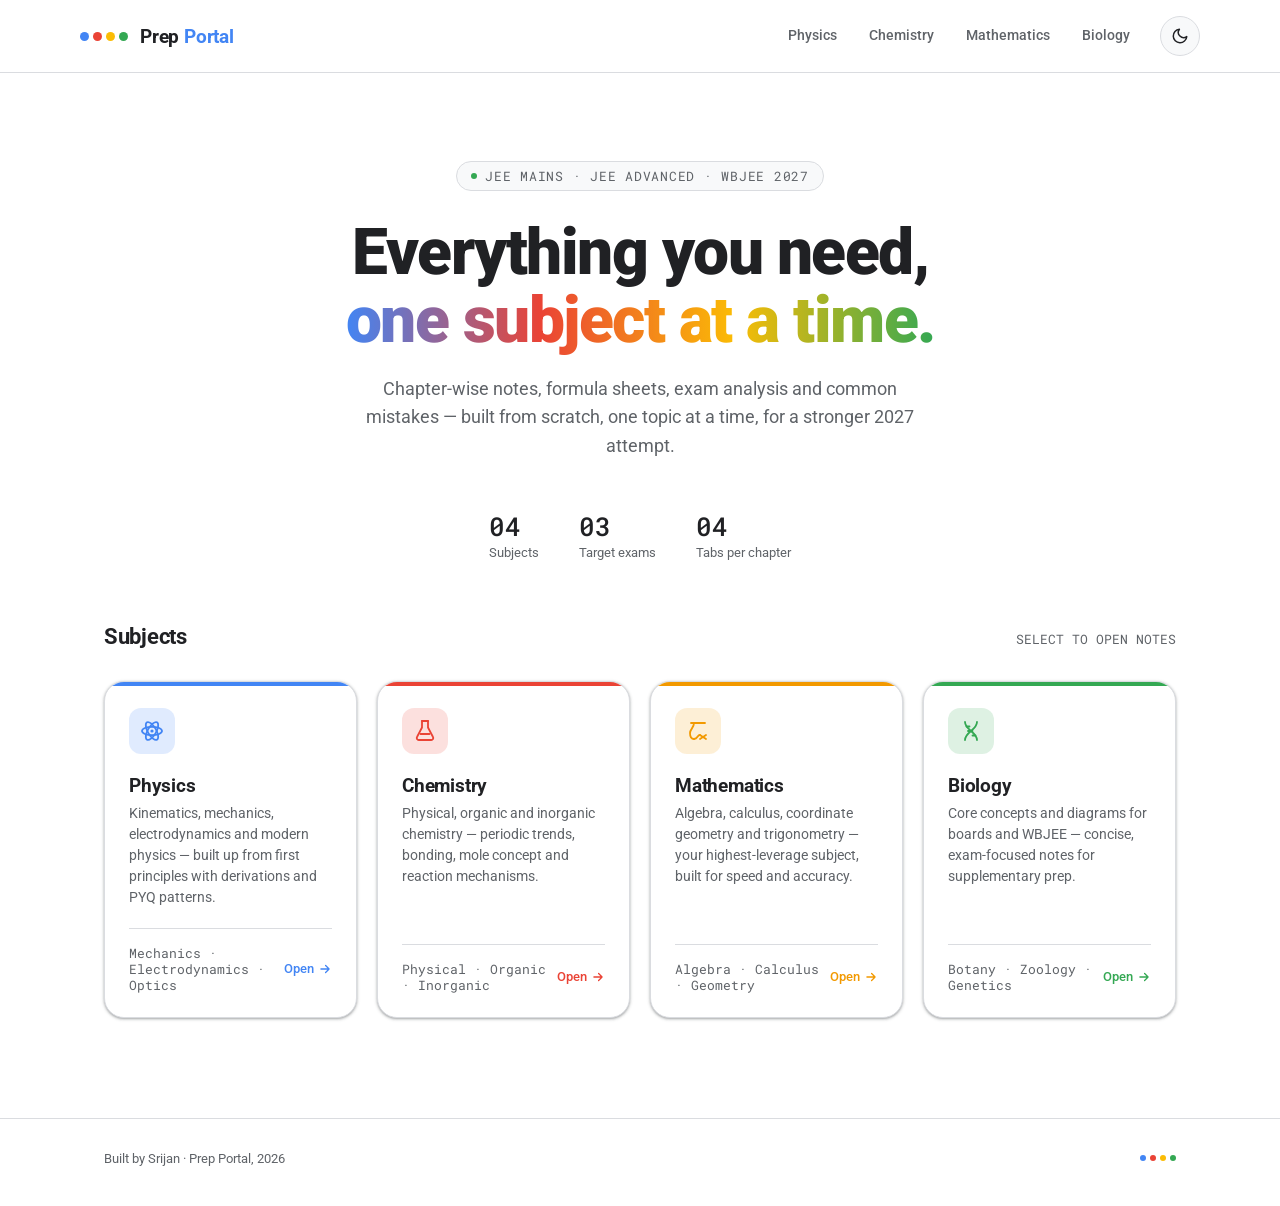
<file: index.html>
<!DOCTYPE html>
<html lang="en">
<head>
<meta charset="UTF-8">
<meta name="viewport" content="width=device-width, initial-scale=1.0">
<title>Prep Portal — JEE &amp; WBJEE 2027</title>
<meta name="description" content="Structured Physics, Chemistry, Mathematics and Biology notes for JEE Mains, JEE Advanced and WBJEE 2027.">
<link rel="preconnect" href="https://fonts.googleapis.com">
<link rel="preconnect" href="https://fonts.gstatic.com" crossorigin>
<link href="https://fonts.googleapis.com/css2?family=Roboto:wght@400;500;700;900&family=Roboto+Mono:wght@400;500&display=swap" rel="stylesheet">
<style>
  :root{
    --blue:#4285F4;   --blue-dim:#1a73e8;
    --red:#EA4335;    --red-dim:#d33426;
    --yellow:#FBBC05; --yellow-dim:#f29900;
    --green:#34A853;  --green-dim:#1e8e3e;

    --bg:#FFFFFF;
    --surface:#F8F9FA;
    --surface-raised:#FFFFFF;
    --text:#202124;
    --text-muted:#5F6368;
    --border:#DADCE0;
    --shadow-1:0 1px 2px 0 rgba(60,64,67,.30), 0 1px 3px 1px rgba(60,64,67,.15);
    --shadow-2:0 1px 3px 0 rgba(60,64,67,.30), 0 4px 8px 3px rgba(60,64,67,.15);
    --radius-lg:20px;
    --radius-md:12px;
  }

  [data-theme="dark"]{
    --bg:#131314;
    --surface:#1E1F20;
    --surface-raised:#232426;
    --text:#E8EAED;
    --text-muted:#9AA0A6;
    --border:#3C4043;
    --shadow-1:0 1px 2px 0 rgba(0,0,0,.55), 0 1px 3px 1px rgba(0,0,0,.35);
    --shadow-2:0 1px 3px 0 rgba(0,0,0,.55), 0 4px 8px 3px rgba(0,0,0,.35);
  }

  *{ box-sizing:border-box; }
  html{ scroll-behavior:smooth; }

  body{
    margin:0;
    font-family:'Roboto', -apple-system, BlinkMacSystemFont, sans-serif;
    background:var(--bg);
    color:var(--text);
    transition:background .25s ease, color .25s ease;
    -webkit-font-smoothing:antialiased;
  }

  a{ color:inherit; text-decoration:none; }
  .mono{ font-family:'Roboto Mono', monospace; }

  /* ---------- Layout shell ---------- */
  .wrap{
    max-width:1120px;
    margin:0 auto;
    padding:0 24px;
  }

  /* ---------- Header ---------- */
  header{
    position:sticky; top:0; z-index:50;
    background:color-mix(in srgb, var(--bg) 88%, transparent);
    backdrop-filter:blur(10px);
    border-bottom:1px solid var(--border);
  }
  .header-inner{
    display:flex; align-items:center; justify-content:space-between;
    padding:16px 0;
  }
  .brand{ display:flex; align-items:center; gap:12px; }
  .brand-dots{ display:flex; gap:4px; }
  .brand-dots span{
    width:9px; height:9px; border-radius:50%;
    display:inline-block;
    animation:bounce 1.4s ease-in-out infinite;
  }
  .brand-dots span:nth-child(1){ background:var(--blue);   animation-delay:0s; }
  .brand-dots span:nth-child(2){ background:var(--red);    animation-delay:.12s; }
  .brand-dots span:nth-child(3){ background:var(--yellow); animation-delay:.24s; }
  .brand-dots span:nth-child(4){ background:var(--green);  animation-delay:.36s; }
  @keyframes bounce{
    0%,60%,100%{ transform:translateY(0); }
    30%{ transform:translateY(-5px); }
  }
  @media (prefers-reduced-motion:reduce){
    .brand-dots span{ animation:none; }
  }
  .brand-name{ font-weight:700; font-size:19px; letter-spacing:-.2px; }
  .brand-name .accent{ color:var(--blue); }

  nav{ display:flex; align-items:center; gap:28px; }
  nav a.navlink{
    font-size:14px; font-weight:500; color:var(--text-muted);
    padding:6px 2px; border-bottom:2px solid transparent;
    transition:color .15s ease, border-color .15s ease;
  }
  nav a.navlink:hover{ color:var(--text); }

  .theme-toggle{
    display:flex; align-items:center; justify-content:center;
    width:40px; height:40px; border-radius:50%;
    border:1px solid var(--border); background:var(--surface);
    cursor:pointer; color:var(--text);
    transition:background .15s ease, transform .15s ease;
  }
  .theme-toggle:hover{ background:var(--surface-raised); }
  .theme-toggle:active{ transform:scale(.92); }
  .theme-toggle svg{ width:18px; height:18px; }
  .theme-toggle .icon-sun{ display:none; }
  [data-theme="dark"] .theme-toggle .icon-moon{ display:none; }
  [data-theme="dark"] .theme-toggle .icon-sun{ display:block; }

  /* ---------- Hero ---------- */
  .hero{
    padding:88px 0 64px;
    text-align:center;
    position:relative;
  }
  .eyebrow{
    display:inline-flex; align-items:center; gap:8px;
    font-family:'Roboto Mono', monospace;
    font-size:12.5px; letter-spacing:.06em; text-transform:uppercase;
    color:var(--text-muted);
    background:var(--surface);
    border:1px solid var(--border);
    padding:6px 14px; border-radius:999px;
    margin-bottom:28px;
  }
  .eyebrow-dot{ width:6px; height:6px; border-radius:50%; background:var(--green); }

  h1.title{
    font-size:clamp(38px, 6vw, 64px);
    line-height:1.06;
    font-weight:900;
    letter-spacing:-1.5px;
    margin:0 0 20px;
  }
  h1.title .grad{
    background:linear-gradient(90deg, var(--blue) 0%, var(--red) 33%, var(--yellow) 66%, var(--green) 100%);
    -webkit-background-clip:text; background-clip:text; color:transparent;
  }

  .subtitle{
    font-size:18px; color:var(--text-muted);
    max-width:560px; margin:0 auto 40px;
    line-height:1.6;
  }

  .stats-row{
    display:flex; justify-content:center; gap:40px;
    flex-wrap:wrap;
    padding-top:8px;
  }
  .stat{ text-align:left; }
  .stat .num{ font-family:'Roboto Mono', monospace; font-size:26px; font-weight:500; }
  .stat .label{ font-size:12.5px; color:var(--text-muted); margin-top:2px; }

  /* ---------- Subjects grid ---------- */
  .section-label{
    display:flex; align-items:baseline; justify-content:space-between;
    margin:0 0 24px;
  }
  .section-label h2{ font-size:22px; font-weight:700; margin:0; letter-spacing:-.3px; }
  .section-label span{ font-size:13px; color:var(--text-muted); font-family:'Roboto Mono', monospace; }

  .subjects{
    display:grid;
    grid-template-columns:repeat(4, 1fr);
    gap:20px;
    padding:8px 0 100px;
  }
  @media (max-width:900px){
    .subjects{ grid-template-columns:repeat(2, 1fr); }
  }
  @media (max-width:560px){
    .subjects{ grid-template-columns:1fr; }
    .stats-row{ gap:28px; }
  }

  .card{
    display:flex; flex-direction:column;
    background:var(--surface-raised);
    border:1px solid var(--border);
    border-radius:var(--radius-lg);
    padding:26px 24px 24px;
    box-shadow:var(--shadow-1);
    position:relative;
    overflow:hidden;
    transition:transform .2s ease, box-shadow .2s ease, border-color .2s ease;
  }
  .card::before{
    content:"";
    position:absolute; top:0; left:0; right:0; height:4px;
    background:var(--accent);
  }
  .card:hover{
    transform:translateY(-4px);
    box-shadow:var(--shadow-2);
    border-color:var(--accent);
  }
  .card:focus-visible{
    outline:2px solid var(--accent);
    outline-offset:3px;
  }

  .card-icon{
    width:46px; height:46px; border-radius:12px;
    display:flex; align-items:center; justify-content:center;
    background:color-mix(in srgb, var(--accent) 16%, transparent);
    color:var(--accent);
    margin-bottom:20px;
  }
  .card-icon svg{ width:24px; height:24px; }

  .card h3{ font-size:19px; margin:0 0 6px; font-weight:700; letter-spacing:-.2px; }
  .card p.desc{ font-size:13.5px; color:var(--text-muted); line-height:1.55; margin:0 0 20px; flex-grow:1; }

  .card-meta{
    display:flex; align-items:center; justify-content:space-between;
    padding-top:16px; border-top:1px solid var(--border);
    font-size:12.5px;
  }
  .card-meta .chapters{ color:var(--text-muted); font-family:'Roboto Mono', monospace; }
  .card-meta .go{
    display:flex; align-items:center; gap:4px;
    color:var(--accent); font-weight:500;
  }
  .card-meta .go svg{ width:14px; height:14px; transition:transform .18s ease; }
  .card:hover .card-meta .go svg{ transform:translateX(3px); }

  .card.physics{ --accent:var(--blue); }
  .card.chemistry{ --accent:var(--red); }
  .card.mathematics{ --accent:var(--yellow-dim); }
  .card.biology{ --accent:var(--green); }

  /* ---------- Footer ---------- */
  footer{
    border-top:1px solid var(--border);
    padding:32px 0 40px;
  }
  .footer-inner{
    display:flex; align-items:center; justify-content:space-between;
    flex-wrap:wrap; gap:12px;
  }
  .footer-inner p{ margin:0; font-size:13px; color:var(--text-muted); }
  .footer-dots{ display:flex; gap:4px; }
  .footer-dots span{ width:6px; height:6px; border-radius:50%; }
  .footer-dots span:nth-child(1){ background:var(--blue); }
  .footer-dots span:nth-child(2){ background:var(--red); }
  .footer-dots span:nth-child(3){ background:var(--yellow); }
  .footer-dots span:nth-child(4){ background:var(--green); }
</style>
</head>
<body>

<header>
  <div class="wrap header-inner">
    <a href="index.html" class="brand" aria-label="Prep Portal home">
      <span class="brand-dots" aria-hidden="true"><span></span><span></span><span></span><span></span></span>
      <span class="brand-name">Prep <span class="accent">Portal</span></span>
    </a>
    <nav>
      <a class="navlink" href="physics/physics.html">Physics</a>
      <a class="navlink" href="chemistry/chemistry.html">Chemistry</a>
      <a class="navlink" href="mathematics/mathematics.html">Mathematics</a>
      <a class="navlink" href="biology/biology.html">Biology</a>
      <button class="theme-toggle" id="themeToggle" aria-label="Toggle dark mode">
        <svg class="icon-moon" viewBox="0 0 24 24" fill="none" stroke="currentColor" stroke-width="2" stroke-linecap="round" stroke-linejoin="round"><path d="M21 12.79A9 9 0 1 1 11.21 3 7 7 0 0 0 21 12.79z"/></svg>
        <svg class="icon-sun" viewBox="0 0 24 24" fill="none" stroke="currentColor" stroke-width="2" stroke-linecap="round" stroke-linejoin="round"><circle cx="12" cy="12" r="4"/><path d="M12 2v2M12 20v2M4.93 4.93l1.41 1.41M17.66 17.66l1.41 1.41M2 12h2M20 12h2M6.34 17.66l-1.41 1.41M19.07 4.93l-1.41 1.41"/></svg>
      </button>
    </nav>
  </div>
</header>

<main>
  <section class="hero wrap">
    <span class="eyebrow"><span class="eyebrow-dot"></span> JEE Mains · JEE Advanced · WBJEE 2027</span>
    <h1 class="title">Everything you need,<br><span class="grad">one subject at a time.</span></h1>
    <p class="subtitle">Chapter-wise notes, formula sheets, exam analysis and common mistakes — built from scratch, one topic at a time, for a stronger 2027 attempt.</p>
    <div class="stats-row">
      <div class="stat"><div class="num">04</div><div class="label">Subjects</div></div>
      <div class="stat"><div class="num">03</div><div class="label">Target exams</div></div>
      <div class="stat"><div class="num">04</div><div class="label">Tabs per chapter</div></div>
    </div>
  </section>

  <section class="wrap">
    <div class="section-label">
      <h2>Subjects</h2>
      <span>SELECT TO OPEN NOTES</span>
    </div>

    <div class="subjects">

      <a class="card physics" href="physics/physics.html">
        <div class="card-icon">
          <svg viewBox="0 0 24 24" fill="none" stroke="currentColor" stroke-width="1.8"><circle cx="12" cy="12" r="1.6" fill="currentColor" stroke="none"/><ellipse cx="12" cy="12" rx="10" ry="4.2"/><ellipse cx="12" cy="12" rx="10" ry="4.2" transform="rotate(60 12 12)"/><ellipse cx="12" cy="12" rx="10" ry="4.2" transform="rotate(120 12 12)"/></svg>
        </div>
        <h3>Physics</h3>
        <p class="desc">Kinematics, mechanics, electrodynamics and modern physics — built up from first principles with derivations and PYQ patterns.</p>
        <div class="card-meta">
          <span class="chapters">Mechanics · Electrodynamics · Optics</span>
          <span class="go">Open <svg viewBox="0 0 24 24" fill="none" stroke="currentColor" stroke-width="2.2" stroke-linecap="round" stroke-linejoin="round"><path d="M5 12h14M13 6l6 6-6 6"/></svg></span>
        </div>
      </a>

      <a class="card chemistry" href="chemistry/chemistry.html">
        <div class="card-icon">
          <svg viewBox="0 0 24 24" fill="none" stroke="currentColor" stroke-width="1.8" stroke-linecap="round" stroke-linejoin="round"><path d="M9 2v6.5L4 18a2 2 0 0 0 1.8 3h12.4a2 2 0 0 0 1.8-3l-5-9.5V2"/><path d="M9 2h6"/><path d="M7.5 15h9"/></svg>
        </div>
        <h3>Chemistry</h3>
        <p class="desc">Physical, organic and inorganic chemistry — periodic trends, bonding, mole concept and reaction mechanisms.</p>
        <div class="card-meta">
          <span class="chapters">Physical · Organic · Inorganic</span>
          <span class="go">Open <svg viewBox="0 0 24 24" fill="none" stroke="currentColor" stroke-width="2.2" stroke-linecap="round" stroke-linejoin="round"><path d="M5 12h14M13 6l6 6-6 6"/></svg></span>
        </div>
      </a>

      <a class="card mathematics" href="mathematics/mathematics.html">
        <div class="card-icon">
          <svg viewBox="0 0 24 24" fill="none" stroke="currentColor" stroke-width="1.8" stroke-linecap="round" stroke-linejoin="round"><path d="M5 4h14"/><path d="M8 4c0 5-4 6-4 10s2 6 4 6"/><path d="M8 20c4 0 3-4 6-4"/><path d="M14 16l6 4"/><path d="M20 16l-6 4"/></svg>
        </div>
        <h3>Mathematics</h3>
        <p class="desc">Algebra, calculus, coordinate geometry and trigonometry — your highest-leverage subject, built for speed and accuracy.</p>
        <div class="card-meta">
          <span class="chapters">Algebra · Calculus · Geometry</span>
          <span class="go">Open <svg viewBox="0 0 24 24" fill="none" stroke="currentColor" stroke-width="2.2" stroke-linecap="round" stroke-linejoin="round"><path d="M5 12h14M13 6l6 6-6 6"/></svg></span>
        </div>
      </a>

      <a class="card biology" href="biology/biology.html">
        <div class="card-icon">
          <svg viewBox="0 0 24 24" fill="none" stroke="currentColor" stroke-width="1.8" stroke-linecap="round" stroke-linejoin="round"><path d="M6 3c0 8 12 10 12 18"/><path d="M18 3c0 8-12 10-12 18"/><path d="M7.5 7.5h3M9 12h4.5M13.5 16.5h3"/></svg>
        </div>
        <h3>Biology</h3>
        <p class="desc">Core concepts and diagrams for boards and WBJEE — concise, exam-focused notes for supplementary prep.</p>
        <div class="card-meta">
          <span class="chapters">Botany · Zoology · Genetics</span>
          <span class="go">Open <svg viewBox="0 0 24 24" fill="none" stroke="currentColor" stroke-width="2.2" stroke-linecap="round" stroke-linejoin="round"><path d="M5 12h14M13 6l6 6-6 6"/></svg></span>
        </div>
      </a>

    </div>
  </section>
</main>

<footer>
  <div class="wrap footer-inner">
    <p>Built by Srijan · Prep Portal, 2026</p>
    <span class="footer-dots" aria-hidden="true"><span></span><span></span><span></span><span></span></span>
  </div>
</footer>

<script>
  (function(){
    var root = document.documentElement;
    var toggle = document.getElementById('themeToggle');
    var saved = localStorage.getItem('prep-portal-theme');
    var prefersDark = window.matchMedia('(prefers-color-scheme: dark)').matches;
    var theme = saved || (prefersDark ? 'dark' : 'light');
    root.setAttribute('data-theme', theme);

    toggle.addEventListener('click', function(){
      var current = root.getAttribute('data-theme');
      var next = current === 'dark' ? 'light' : 'dark';
      root.setAttribute('data-theme', next);
      localStorage.setItem('prep-portal-theme', next);
    });
  })();
</script>

</body>
                                                                                                                                                                                                                                                                                                                     </html>
</file>
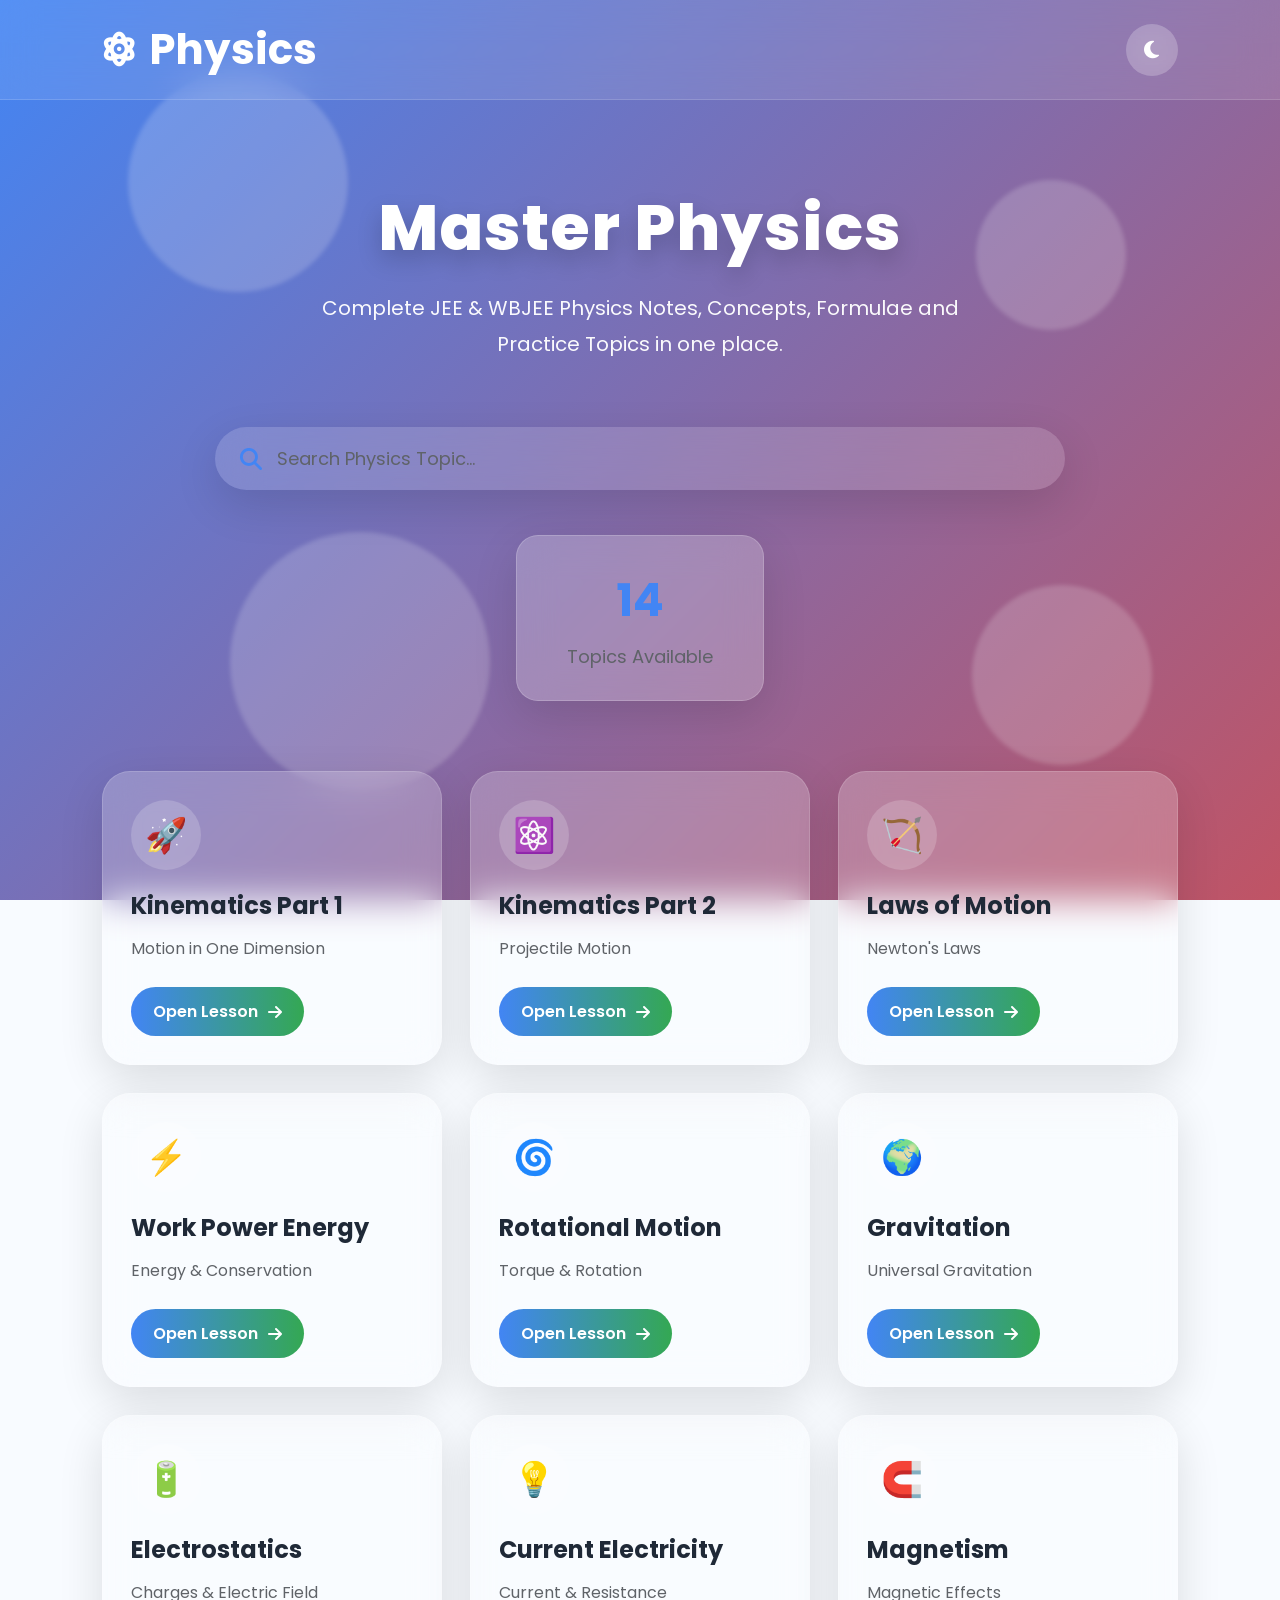
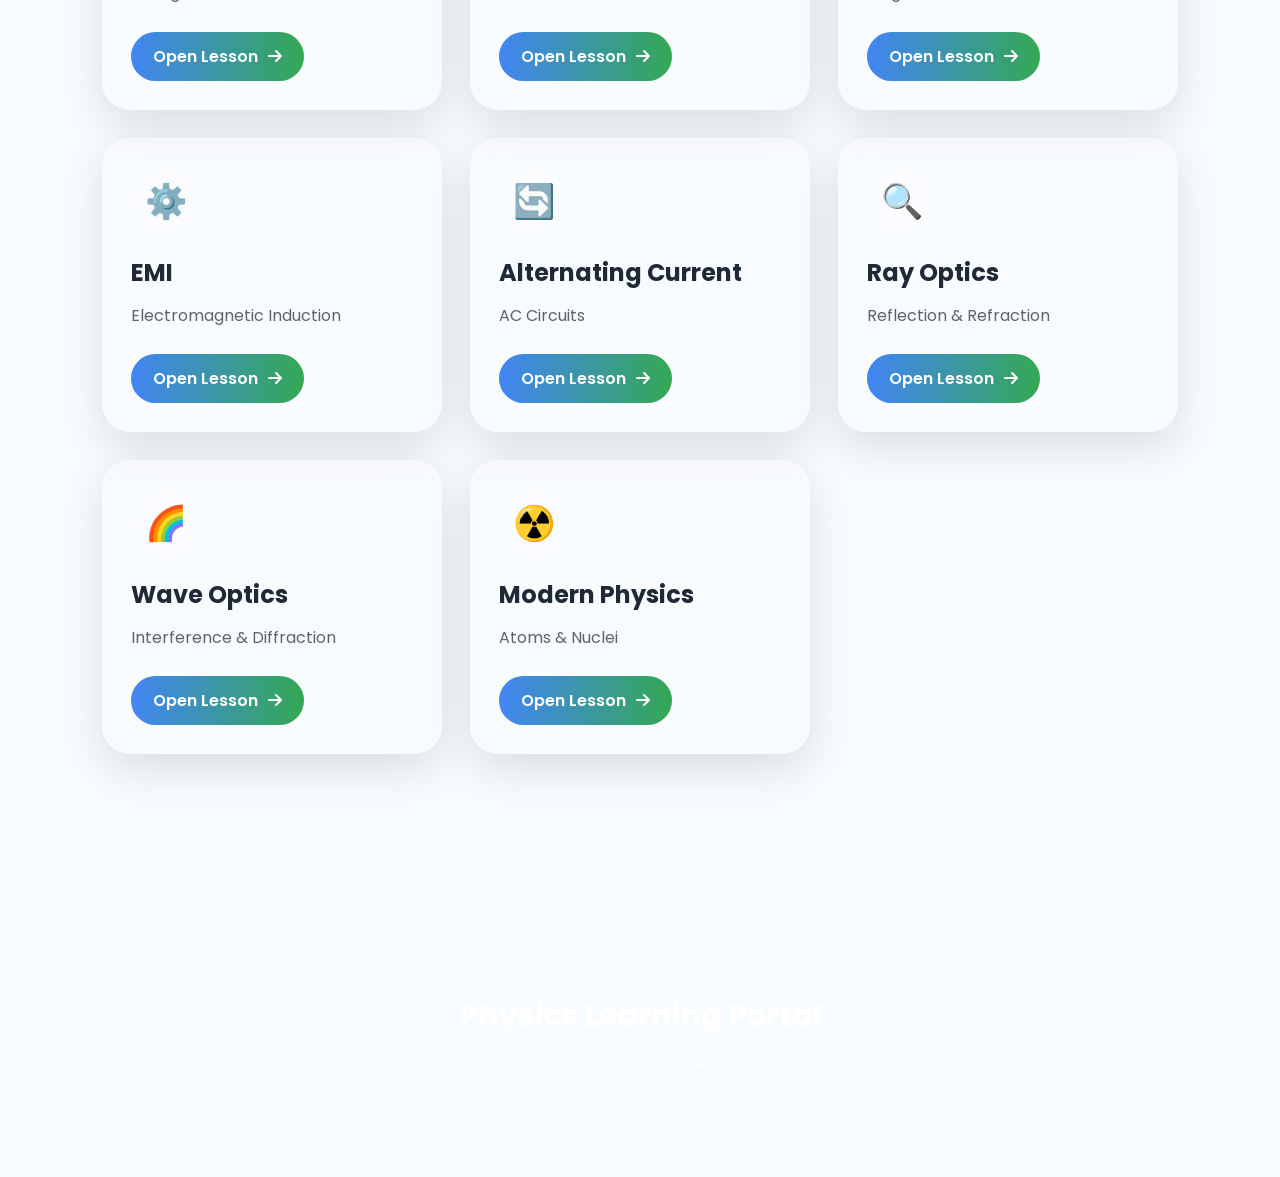
<file: physics/physics.html>
<!DOCTYPE html>
<html lang="en">
<head>
    <meta charset="UTF-8">
    <meta name="viewport" content="width=device-width, initial-scale=1.0">

    <title>Physics | Learn Physics</title>

    <link rel="stylesheet" href="physics.css">

    <link href="https://fonts.googleapis.com/css2?family=Google+Sans:wght@400;500;700&family=Poppins:wght@300;400;500;600;700&display=swap" rel="stylesheet">

    <link rel="stylesheet"
          href="https://cdnjs.cloudflare.com/ajax/libs/font-awesome/6.7.1/css/all.min.css">
</head>

<body>

    <!-- Animated Background -->
    <div class="background">
        <span></span>
        <span></span>
        <span></span>
        <span></span>
    </div>

    <!-- Header -->
    <header>

        <div class="logo">
            <i class="fa-solid fa-atom"></i>
            <h2>Physics</h2>
        </div>

        <button id="themeToggle">
            <i class="fa-solid fa-moon"></i>
        </button>

    </header>

    <!-- Hero -->
    <section class="hero">

        <h1>Master Physics</h1>

        <p>
            Complete JEE & WBJEE Physics Notes,
            Concepts, Formulae and Practice Topics
            in one place.
        </p>

    </section>

    <!-- Search -->

    <section class="search-section">

        <div class="search-box">

            <i class="fa-solid fa-magnifying-glass"></i>

            <input
                type="text"
                id="searchInput"
                placeholder="Search Physics Topic..."
            >

        </div>

    </section>

    <!-- Statistics -->

    <section class="stats">

        <div class="glass stat-card">

            <h2 id="topicCount">
                0
            </h2>

            <p>Topics Available</p>

        </div>

    </section>

    <!-- Topics -->

    <main>

        <div id="topicContainer"
             class="topic-grid">

            <!-- JavaScript will generate cards here -->

        </div>

    </main>

    <!-- Floating Button -->

    <button id="scrollTop">

        <i class="fa-solid fa-arrow-up"></i>

    </button>

    <!-- Footer -->

    <footer>

        <h3>Physics Learning Portal</h3>

        <p>
            Learn • Practice • Revise
        </p>

        <p class="copyright">

            © 2026

        </p>

    </footer>

    <script src="physics.js"></script>

</body>
</html>
</file>
<file: physics/physics.css>
/*==================================================
    PHYSICS.CSS
    PART 2A
    Premium Google Material UI
==================================================*/

@import url('https://fonts.googleapis.com/css2?family=Poppins:wght@300;400;500;600;700;800&display=swap');

:root{

    --blue:#4285F4;
    --red:#EA4335;
    --yellow:#FBBC05;
    --green:#34A853;

    --bg:#f8fbff;
    --surface:rgba(255,255,255,.22);
    --glass:rgba(255,255,255,.15);

    --text:#1f2937;
    --text2:#5f6368;

    --shadow:0 15px 45px rgba(0,0,0,.12);

    --radius:22px;

}

body.dark{

    --bg:#0f172a;

    --surface:rgba(30,41,59,.35);

    --glass:rgba(255,255,255,.05);

    --text:#ffffff;

    --text2:#d1d5db;

}

/*========================*/

*{

margin:0;

padding:0;

box-sizing:border-box;

font-family:"Poppins",sans-serif;

}

html{

scroll-behavior:smooth;

}

body{

background:var(--bg);

color:var(--text);

overflow-x:hidden;

min-height:100vh;

}

/*========================
Animated Background
========================*/

.background{

position:fixed;

top:0;

left:0;

width:100%;

height:100%;

z-index:-2;

background:
linear-gradient(
135deg,
#4285F4,
#EA4335,
#FBBC05,
#34A853);

background-size:400% 400%;

animation:gradientMove 18s ease infinite;

}

@keyframes gradientMove{

0%{

background-position:0% 50%;

}

50%{

background-position:100% 50%;

}

100%{

background-position:0% 50%;

}

}

.background span{

position:absolute;

border-radius:50%;

background:rgba(255,255,255,.18);

animation:float 18s linear infinite;

filter:blur(2px);

}

.background span:nth-child(1){

width:220px;

height:220px;

top:8%;

left:10%;

}

.background span:nth-child(2){

width:150px;

height:150px;

right:12%;

top:20%;

}

.background span:nth-child(3){

width:260px;

height:260px;

bottom:12%;

left:18%;

}

.background span:nth-child(4){

width:180px;

height:180px;

bottom:15%;

right:10%;

}

@keyframes float{

0%{

transform:translateY(0px);

}

50%{

transform:translateY(-35px);

}

100%{

transform:translateY(0);

}

}

/*========================
HEADER
========================*/

header{

position:sticky;

top:0;

z-index:1000;

display:flex;

justify-content:space-between;

align-items:center;

padding:18px 8%;

backdrop-filter:blur(18px);

background:rgba(255,255,255,.10);

border-bottom:1px solid rgba(255,255,255,.15);

}

.logo{

display:flex;

align-items:center;

gap:12px;

font-size:28px;

font-weight:700;

color:white;

}

.logo i{

font-size:35px;

color:#fff;

}

#themeToggle{

width:52px;

height:52px;

border:none;

border-radius:50%;

cursor:pointer;

font-size:20px;

background:rgba(255,255,255,.2);

color:white;

backdrop-filter:blur(20px);

transition:.35s;

}

#themeToggle:hover{

transform:rotate(180deg);

}

/*========================
Hero
========================*/

.hero{

padding:80px 10% 40px;

text-align:center;

color:white;

}

.hero h1{

font-size:64px;

font-weight:800;

letter-spacing:1px;

margin-bottom:15px;

text-shadow:0 10px 25px rgba(0,0,0,.2);

}

.hero p{

max-width:700px;

margin:auto;

font-size:20px;

line-height:1.8;

opacity:.96;

}

/*========================
Search
========================*/

.search-section{

padding:25px 10%;

display:flex;

justify-content:center;

}

.search-box{

width:100%;

max-width:850px;

display:flex;

align-items:center;

gap:15px;

padding:18px 25px;

border-radius:60px;

background:var(--glass);

backdrop-filter:blur(22px);

box-shadow:var(--shadow);

}

.search-box i{

font-size:22px;

color:var(--blue);

}

.search-box input{

flex:1;

border:none;

outline:none;

background:transparent;

font-size:18px;

color:var(--text);

}

.search-box input::placeholder{

color:var(--text2);

}

/*========================
Statistics
========================*/

.stats{

display:flex;

justify-content:center;

padding:20px;

}

.stat-card{

padding:30px 50px;

text-align:center;

border-radius:var(--radius);

background:var(--surface);

backdrop-filter:blur(18px);

box-shadow:var(--shadow);

}

.stat-card h2{

font-size:46px;

color:var(--blue);

}

.stat-card p{

margin-top:8px;

font-size:18px;

color:var(--text2);

}

/*========================
Topic Grid
========================*/

main{

padding:50px 8% 100px;

}

.topic-grid{

display:grid;

grid-template-columns:repeat(auto-fit,minmax(280px,1fr));

gap:28px;

}
/*==================================================
    PHYSICS.CSS
    PART 2B
==================================================*/

/*==========================
Glass Utility
==========================*/

.glass{

    background:var(--surface);

    backdrop-filter:blur(18px);

    -webkit-backdrop-filter:blur(18px);

    border:1px solid rgba(255,255,255,.18);

    box-shadow:var(--shadow);

}

/*==========================
Topic Cards
==========================*/

.topic-card{

    position:relative;

    overflow:hidden;

    cursor:pointer;

    border-radius:28px;

    padding:28px;

    min-height:220px;

    transition:.45s;

    background:var(--surface);

    backdrop-filter:blur(18px);

    border:1px solid rgba(255,255,255,.15);

    box-shadow:var(--shadow);

}

.topic-card:hover{

    transform:translateY(-10px) scale(1.02);

    box-shadow:
    0 25px 60px rgba(66,133,244,.25);

}

.topic-card::before{

    content:"";

    position:absolute;

    inset:0;

    background:linear-gradient(
        135deg,
        rgba(66,133,244,.18),
        rgba(234,67,53,.18),
        rgba(251,188,5,.18),
        rgba(52,168,83,.18)
    );

    opacity:0;

    transition:.4s;

}

.topic-card:hover::before{

    opacity:1;

}

.topic-card>*{

    position:relative;

    z-index:2;

}

.topic-icon{

    width:70px;

    height:70px;

    border-radius:50%;

    display:flex;

    justify-content:center;

    align-items:center;

    font-size:34px;

    margin-bottom:18px;

    background:rgba(255,255,255,.18);

}

.topic-title{

    font-size:24px;

    font-weight:700;

    margin-bottom:12px;

}

.topic-desc{

    color:var(--text2);

    line-height:1.7;

    margin-bottom:25px;

}

.open-btn{

    display:inline-flex;

    align-items:center;

    gap:10px;

    padding:12px 22px;

    border-radius:50px;

    color:white;

    background:linear-gradient(
        90deg,
        var(--blue),
        var(--green)
    );

    font-weight:600;

    transition:.35s;

}

.topic-card:hover .open-btn{

    transform:translateX(6px);

}

/*==========================
Ripple Effect
==========================*/

.ripple{

    position:absolute;

    border-radius:50%;

    transform:scale(0);

    background:rgba(255,255,255,.45);

    animation:ripple .6s linear;

}

@keyframes ripple{

to{

transform:scale(8);

opacity:0;

}

}

/*==========================
Scroll Reveal
==========================*/

.hidden{

opacity:0;

transform:translateY(40px);

transition:1s;

}

.show{

opacity:1;

transform:translateY(0);

}

/*==========================
Scroll Button
==========================*/

#scrollTop{

position:fixed;

right:25px;

bottom:25px;

width:58px;

height:58px;

border:none;

border-radius:50%;

cursor:pointer;

background:linear-gradient(
135deg,
var(--blue),
var(--green));

color:white;

font-size:22px;

display:none;

box-shadow:0 15px 35px rgba(0,0,0,.25);

transition:.35s;

z-index:1000;

}

#scrollTop:hover{

transform:translateY(-5px);

}

/*==========================
Footer
==========================*/

footer{

margin-top:80px;

padding:60px 20px;

text-align:center;

background:rgba(255,255,255,.08);

backdrop-filter:blur(16px);

color:white;

}

footer h3{

font-size:30px;

margin-bottom:12px;

}

footer p{

opacity:.9;

margin:8px 0;

}

/*==========================
Scrollbar
==========================*/

::-webkit-scrollbar{

width:12px;

}

::-webkit-scrollbar-thumb{

background:linear-gradient(

var(--blue),

var(--green));

border-radius:20px;

}

::-webkit-scrollbar-track{

background:transparent;

}

/*==========================
Responsive
==========================*/

@media(max-width:900px){

.hero h1{

font-size:48px;

}

.hero p{

font-size:18px;

}

header{

padding:15px 6%;

}

main{

padding:35px 6% 80px;

}

}

@media(max-width:600px){

.hero{

padding-top:60px;

}

.hero h1{

font-size:38px;

}

.hero p{

font-size:16px;

}

.search-box{

padding:15px 18px;

}

.search-box input{

font-size:16px;

}

.logo h2{

font-size:24px;

}

.topic-card{

padding:22px;

}

.topic-title{

font-size:20px;

}

.stat-card{

padding:22px 30px;

}

}

/*==========================
Small Animation
==========================*/

@keyframes pulse{

0%{

transform:scale(1);

}

50%{

transform:scale(1.05);

}

100%{

transform:scale(1);

}

}

.stat-card{

animation:pulse 4s infinite;

}
</file>
